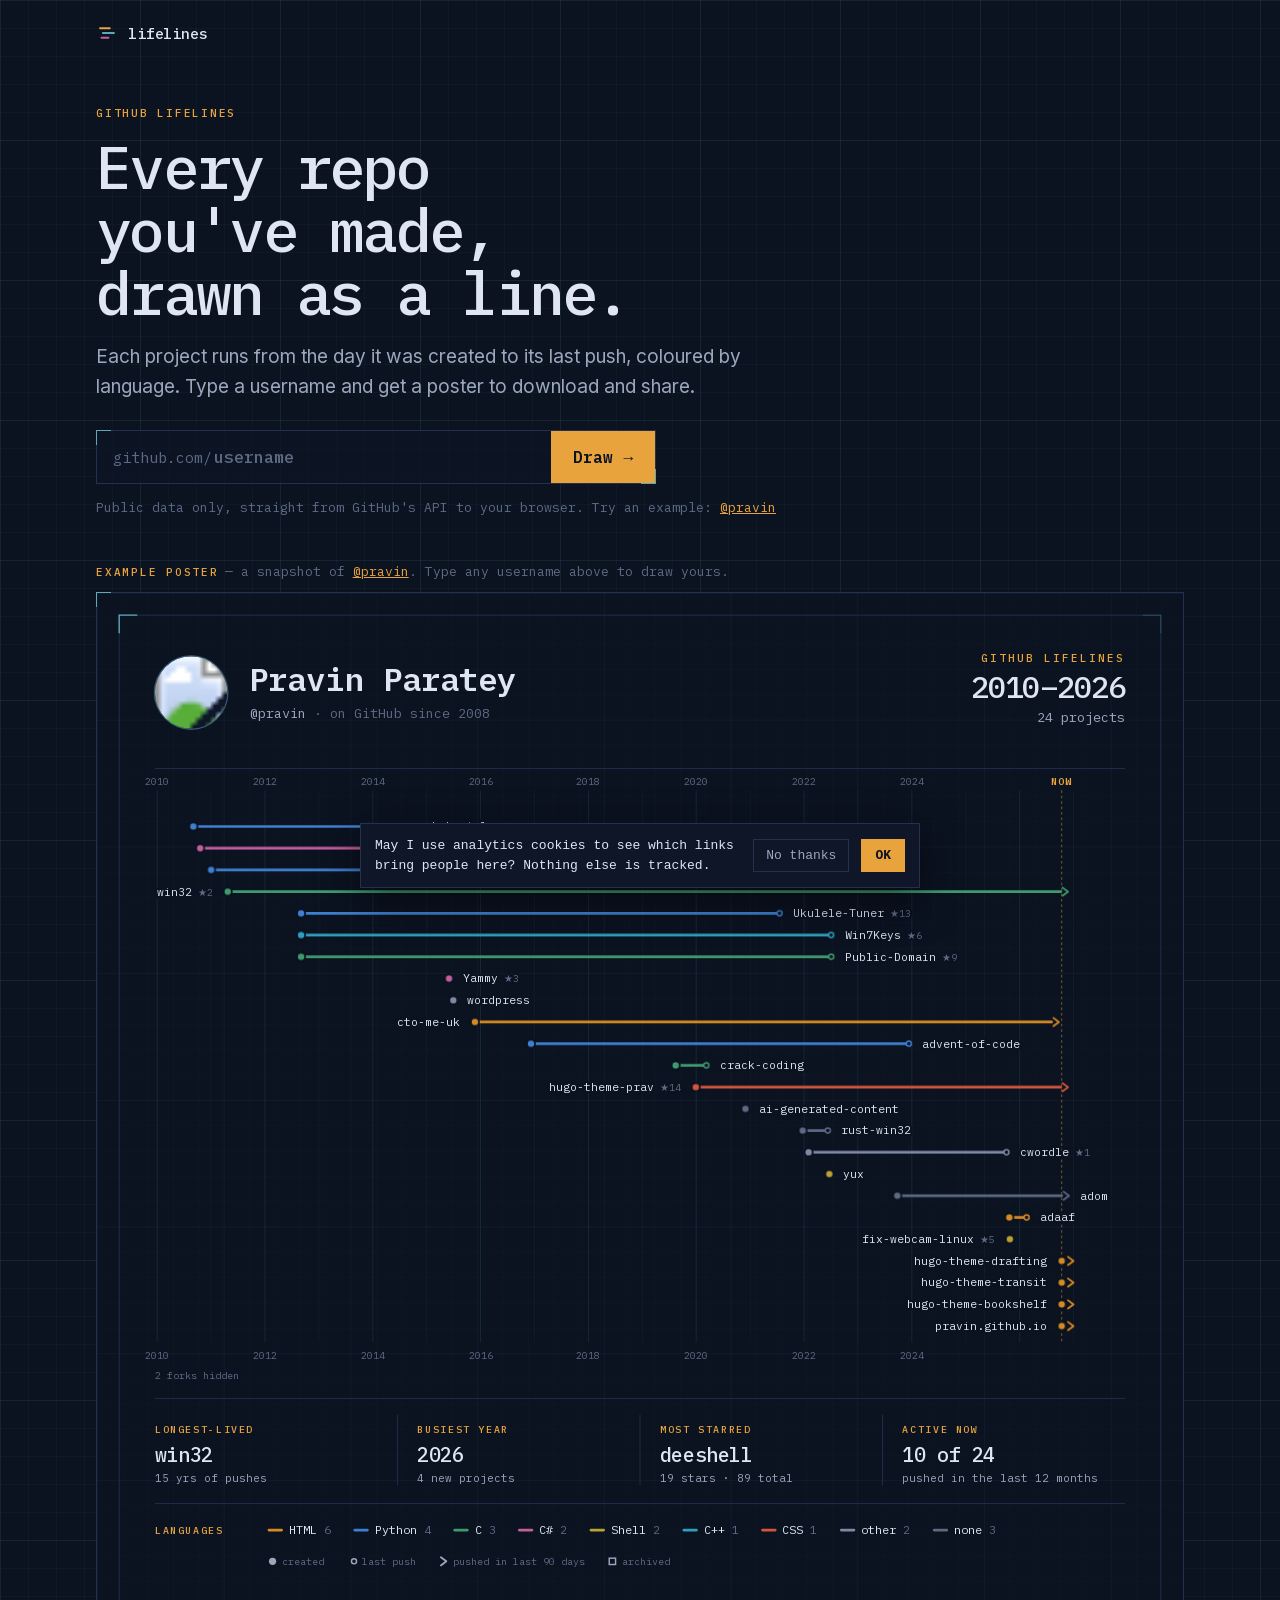
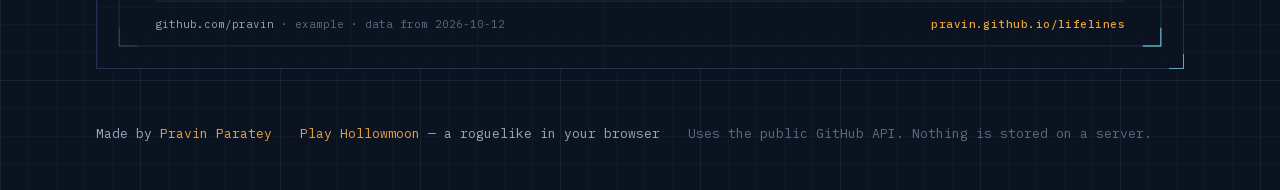
<file: index.html>
<!doctype html>
<html lang="en">
<head>
<meta charset="utf-8">
<!-- Google Analytics (GA4) with Consent Mode v2: no analytics cookies until the visitor accepts.
     The choice is stored per origin, so it is shared by every site on pravin.github.io. -->
<script>
  window.dataLayer = window.dataLayer || [];
  function gtag() { dataLayer.push(arguments); }
  (function () {
    var c = null; try { c = localStorage.getItem("ga-consent"); } catch (e) {}
    gtag("consent", "default", { ad_storage: "denied", ad_user_data: "denied", ad_personalization: "denied",
      analytics_storage: c === "granted" ? "granted" : "denied" });
  })();
  gtag("js", new Date());
  gtag("config", "G-QVSKNV76Z7");
</script>
<script async src="https://www.googletagmanager.com/gtag/js?id=G-QVSKNV76Z7"></script>
<meta name="viewport" content="width=device-width, initial-scale=1">
<title>GitHub Lifelines — every repo, drawn as a line</title>
<meta name="description" content="Type a GitHub username and get a shareable poster of their public projects, each one a line from its first day to its last push.">
<link rel="canonical" href="https://pravin.github.io/lifelines/">
<meta property="og:type" content="website">
<meta property="og:site_name" content="GitHub Lifelines">
<meta property="og:title" content="GitHub Lifelines — every repo, drawn as a line">
<meta property="og:description" content="Type a GitHub username, get a poster of every public project from its first day to its last push. Download it, share it.">
<meta property="og:url" content="https://pravin.github.io/lifelines/">
<meta property="og:image" content="https://pravin.github.io/lifelines/og.png">
<meta property="og:image:width" content="1200">
<meta property="og:image:height" content="630">
<meta property="og:image:alt" content="A dark poster of GitHub projects drawn as coloured horizontal lines across the years.">
<meta name="twitter:card" content="summary_large_image">
<meta name="twitter:title" content="GitHub Lifelines — every repo, drawn as a line">
<meta name="twitter:description" content="Type a GitHub username, get a poster of every public project from its first day to its last push.">
<meta name="twitter:image" content="https://pravin.github.io/lifelines/og.png">
<meta name="theme-color" content="#0b1220">
<link rel="icon" href="data:image/svg+xml,<svg xmlns='http://www.w3.org/2000/svg' viewBox='0 0 32 32'><rect width='32' height='32' rx='4' fill='%230b1220'/><g stroke-width='3' stroke-linecap='round'><path d='M6 9h14' stroke='%23e8a33d'/><path d='M10 16h16' stroke='%235fa8bc'/><path d='M8 23h10' stroke='%23c25f9c'/></g></svg>">
<link rel="preload" href="fonts/plex-mono-500.woff2" as="font" type="font/woff2" crossorigin>
<link rel="stylesheet" href="style.css">
</head>
<body>
<header class="wrap top">
  <a class="mark" href="./" aria-label="GitHub Lifelines home">
    <svg viewBox="0 0 32 32" width="22" height="22" aria-hidden="true"><g stroke-width="3" stroke-linecap="round"><path d="M6 9h14" stroke="#e8a33d"/><path d="M10 16h16" stroke="#5fa8bc"/><path d="M8 23h10" stroke="#c25f9c"/></g></svg>
    <span>lifelines</span>
  </a>
</header>

<main>
  <section class="wrap hero">
    <p class="label">GitHub Lifelines</p>
    <h1>Every repo you've made, drawn as a line.</h1>
    <p class="pitch">Each project runs from the day it was created to its last push, coloured by language. Type a username and get a poster to download and share.</p>
    <form id="form" class="search frame" autocomplete="off" role="search">
      <label for="u" class="prefix">github.com/</label>
      <input id="u" name="u" type="text" inputmode="text" autocapitalize="off" spellcheck="false" placeholder="username" maxlength="39" required aria-describedby="hint">
      <button type="submit" class="btn">Draw <span aria-hidden="true">→</span></button>
    </form>
    <p id="hint" class="hint">Public data only, straight from GitHub's API to your browser. Try an example: <a href="?u=pravin" id="example">@pravin</a></p>
  </section>

  <section class="wrap result" aria-live="polite">
    <div id="status" class="status" hidden></div>

    <div id="toolbar" class="toolbar" hidden>
      <div class="tb-left">
        <label class="toggle"><input type="checkbox" id="forks"> <span>Include forks</span></label>
        <button type="button" class="link-btn" id="listToggle" aria-expanded="false" aria-controls="list">View as list</button>
      </div>
      <div class="tb-right">
        <button type="button" class="btn small" id="download">Download PNG</button>
        <button type="button" class="ghost" id="share" hidden>Share…</button>
        <a class="ghost" id="shareX" target="_blank" rel="noopener">Post on X</a>
        <a class="ghost" id="shareLi" target="_blank" rel="noopener">LinkedIn</a>
        <button type="button" class="ghost" id="copy">Copy link</button>
      </div>
    </div>

    <div id="sampleTag" class="sample-tag" hidden><span class="label">Example poster</span> <span>— a snapshot of <a href="?u=pravin">@pravin</a>. Type any username above to draw yours.</span></div>

    <figure class="poster-frame frame" id="frame">
      <div class="poster-scroll" id="scroll" tabindex="-1">
        <div id="poster" class="poster"></div>
      </div>
      <div id="tip" class="tip" role="tooltip" hidden></div>
    </figure>
    <p class="scroll-hint">Scroll sideways to see the whole poster, or use <b>View as list</b>.</p>

    <div id="list" class="list frame" hidden></div>
  </section>
</main>

<footer class="wrap foot">
  <span>Made by <a href="https://pravin.github.io">Pravin Paratey</a></span>
  <span><a href="https://pravin.github.io/hollowmoon/">Play Hollowmoon</a> — a roguelike in your browser</span>
  <span class="dim">Uses the public GitHub API. Nothing is stored on a server.</span>
</footer>

<script src="js/lifelines.js"></script>
<script src="js/app.js"></script>
<!-- Analytics consent banner: shown once per browser for all of pravin.github.io. -->
<script>
(function () {
  var c = null; try { c = localStorage.getItem("ga-consent"); } catch (e) {}
  if (c) return;
  var b = document.createElement("div");
  b.setAttribute("role", "region"); b.setAttribute("aria-label", "Analytics consent");
  b.style.cssText = "position:fixed;left:12px;right:12px;bottom:12px;z-index:2147483647;max-width:560px;margin:0 auto;" +
    "background:#0e1628;color:#dfe6f2;border:1px solid #22314e;box-shadow:0 12px 40px rgba(0,0,0,.5);" +
    "padding:12px 14px;display:flex;gap:12px;align-items:center;flex-wrap:wrap;font:13px/1.5 ui-monospace,Menlo,monospace";
  b.innerHTML = '<span style="flex:1 1 240px">May I use analytics cookies to see which links bring people here? Nothing else is tracked.</span>' +
    '<button data-c="denied" style="background:none;color:#9aa7bd;border:1px solid #22314e;padding:6px 12px;font:inherit;cursor:pointer">No thanks</button>' +
    '<button data-c="granted" style="background:#e8a33d;color:#0b1220;border:0;padding:7px 14px;font:inherit;font-weight:600;cursor:pointer">OK</button>';
  b.addEventListener("click", function (e) {
    var v = e.target.getAttribute && e.target.getAttribute("data-c"); if (!v) return;
    try { localStorage.setItem("ga-consent", v); } catch (err) {}
    if (window.gtag) gtag("consent", "update", { analytics_storage: v });
    b.remove();
  });
  // Keep game key presses from reaching the page while the banner has focus.
  b.addEventListener("keydown", function (e) { e.stopPropagation(); });
  (document.body ? Promise.resolve() : new Promise(function (r) { addEventListener("DOMContentLoaded", r); }))
    .then(function () { document.body.appendChild(b); });
})();
</script>
</body>
</html>
</file>
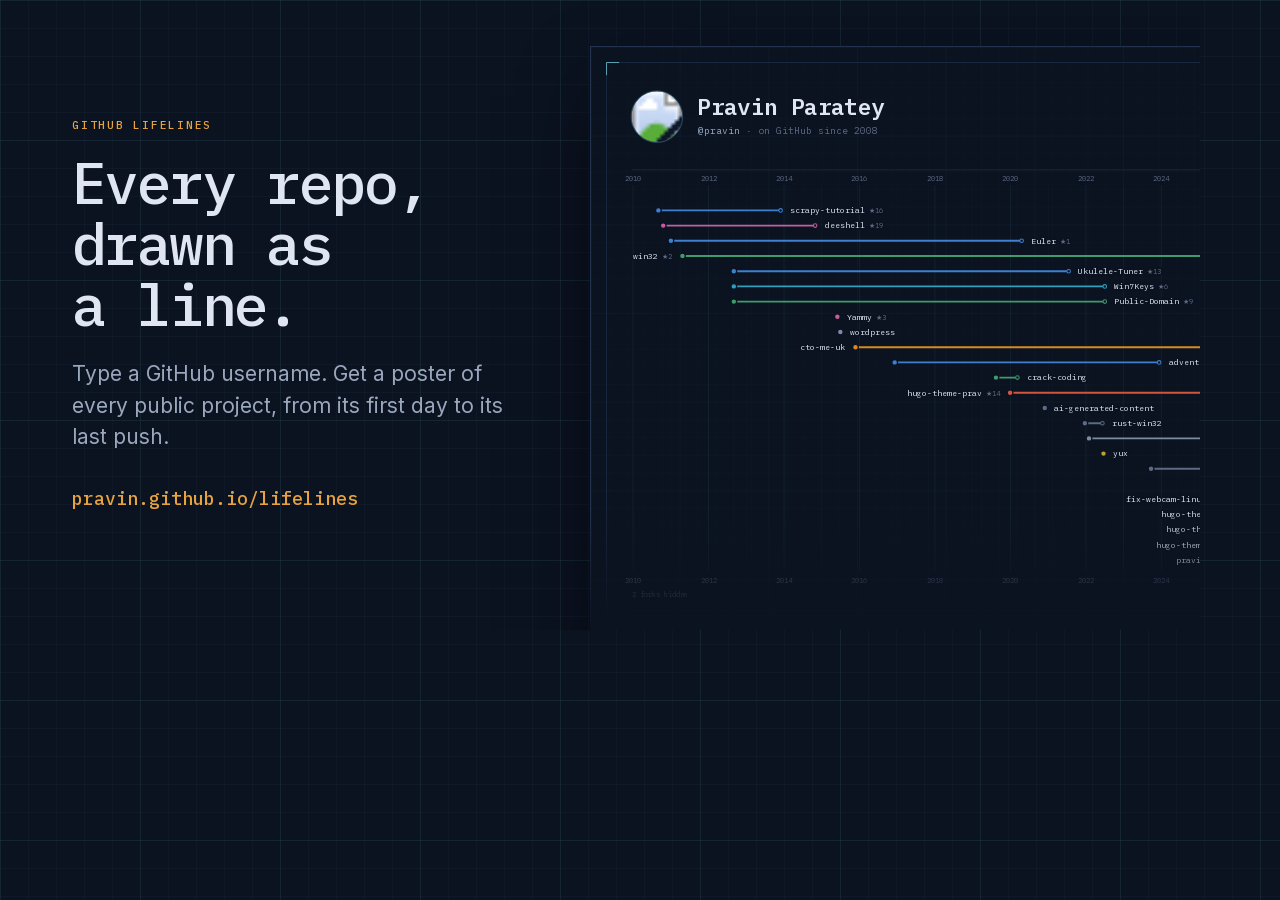
<file: tools/og.html>
<!doctype html>
<html lang="en">
<head>
<meta charset="utf-8">
<title>og image</title>
<!-- Renders og.png (1200x630). From the project root, with a local server running on PORT:
     node tools/shot.mjs http://localhost:PORT/tools/og.html og.png --width 1200 --height 630 --wait-for "window.ogReady" --settle 300 -->
<link rel="stylesheet" href="../style.css">
<style>
  html, body { width: 1200px; height: 630px; overflow: hidden; }
  body { position: relative; }
  .copy { position: absolute; left: 72px; top: 0; bottom: 0; width: 470px; display: flex; flex-direction: column; justify-content: center; }
  .copy h1 { font-size: 58px; margin: 22px 0 22px; max-width: none; }
  .copy p:not(.label) { font: 21px/1.5 var(--sans); color: var(--ink2); margin: 0 0 34px; }
  .copy .url { font: 500 18px var(--mono); color: var(--amber); }
  .art { position: absolute; left: 590px; top: 46px; width: 760px; height: 760px; overflow: hidden; border: 1px solid var(--line); box-shadow: 0 30px 80px -20px rgba(0,0,0,.8); }
  .art svg { display: block; width: 760px; height: auto; }
  .fade { position: absolute; left: 590px; right: 0; bottom: 0; height: 120px; background: linear-gradient(transparent, var(--ground)); }
</style>
</head>
<body>
  <div class="copy">
    <p class="label">GitHub Lifelines</p>
    <h1>Every repo, drawn as a line.</h1>
    <p>Type a GitHub username. Get a poster of every public project, from its first day to its last push.</p>
    <span class="url">pravin.github.io/lifelines</span>
  </div>
  <div class="art frame" id="art"></div>
  <div class="fade"></div>
<script src="../js/lifelines.js"></script>
<script>
  Promise.all([fetch("../sample.json").then(r => r.json()), document.fonts.load("500 13px 'IBM Plex Mono'")]).then(([d]) => {
    const m = Lifelines.build(d, { now: Date.parse(d.fetchedAt), sample: true });
    document.getElementById("art").innerHTML = Lifelines.render(m, { id: "og" }).svg;
    requestAnimationFrame(() => { window.ogReady = true; });
  });
</script>
</body>
</html>
</file>
<file: style.css>
@font-face { font-family: "IBM Plex Mono"; font-weight: 400; font-display: swap; src: url(fonts/plex-mono-400.woff2) format("woff2"); }
@font-face { font-family: "IBM Plex Mono"; font-weight: 500; font-display: swap; src: url(fonts/plex-mono-500.woff2) format("woff2"); }
@font-face { font-family: "IBM Plex Mono"; font-weight: 600; font-display: swap; src: url(fonts/plex-mono-600.woff2) format("woff2"); }
@font-face { font-family: "Inter"; font-weight: 100 900; font-display: swap; src: url(fonts/inter-var.woff2) format("woff2"); }

:root {
  --ground: #0b1220; --panel: rgba(13,21,38,.78); --panel-solid: #101a30;
  --ink: #dfe6f2; --ink2: #9aa7bd; --ink3: #5c6a83; --line: #22314e;
  --amber: #e8a33d; --cyan: #5fa8bc; --bad: #e0705a;
  --mono: "IBM Plex Mono", ui-monospace, Menlo, Consolas, monospace;
  --sans: "Inter", system-ui, -apple-system, "Segoe UI", sans-serif;
  color-scheme: dark;
}
* { box-sizing: border-box; }
[hidden] { display: none !important; }
html, body { margin: 0; }
body {
  background-color: var(--ground); color: var(--ink); font: 16px/1.6 var(--sans); -webkit-font-smoothing: antialiased;
  background-image:
    linear-gradient(rgba(95,168,188,.045) 1px, transparent 1px), linear-gradient(90deg, rgba(95,168,188,.045) 1px, transparent 1px),
    linear-gradient(rgba(95,168,188,.08) 1px, transparent 1px), linear-gradient(90deg, rgba(95,168,188,.08) 1px, transparent 1px);
  background-size: 28px 28px, 28px 28px, 140px 140px, 140px 140px;
  overflow-x: hidden;
}
::selection { background: var(--amber); color: var(--ground); }
a { color: var(--amber); }
.wrap { max-width: 1120px; margin: 0 auto; padding: 0 16px; }
.label { font: 500 11px/1 var(--mono); letter-spacing: .16em; text-transform: uppercase; color: var(--amber); margin: 0; }

.frame { position: relative; border: 1px solid var(--line); background: var(--panel); }
.frame::before, .frame::after { content: ""; position: absolute; width: 14px; height: 14px; border: 0 solid var(--cyan); pointer-events: none; z-index: 2; }
.frame::before { top: -1px; left: -1px; border-top-width: 1px; border-left-width: 1px; }
.frame::after { bottom: -1px; right: -1px; border-bottom-width: 1px; border-right-width: 1px; }

.top { padding-top: 22px; }
.mark { display: inline-flex; align-items: center; gap: 10px; color: var(--ink); text-decoration: none; font: 500 15px var(--mono); letter-spacing: -.01em; }

.hero { padding-top: 56px; }
h1 { font: 500 clamp(32px, 6.4vw, 60px)/1.05 var(--mono); letter-spacing: -.045em; margin: 16px 0 18px; max-width: 18ch; text-wrap: balance; }
.pitch { font-size: clamp(16px, 2vw, 19px); color: var(--ink2); max-width: 54ch; margin: 0 0 28px; }

.search { display: flex; align-items: stretch; max-width: 560px; }
.search .prefix { display: flex; align-items: center; padding: 0 0 0 16px; font: 15px var(--mono); color: var(--ink3); white-space: nowrap; }
.search input {
  flex: 1; min-width: 0; background: transparent; border: 0; color: var(--ink); font: 500 17px var(--mono); padding: 15px 10px 15px 2px; outline: none;
}
.search:focus-within { border-color: #35507a; }
.search input::placeholder { color: var(--ink3); }
.btn {
  display: inline-flex; align-items: center; gap: 10px; background: var(--amber); color: var(--ground); text-decoration: none; border: 0; cursor: pointer;
  font: 600 16px var(--mono); padding: 0 22px; transition: transform .15s, box-shadow .15s;
}
.btn:hover { box-shadow: 0 8px 28px -8px rgba(232,163,61,.6); }
.btn.small { font-size: 13px; padding: 9px 14px; }
.btn:disabled { opacity: .6; cursor: progress; }
.hint { font: 13px/1.6 var(--mono); color: var(--ink3); margin: 14px 0 0; }
.hint a { color: var(--amber); }

.result { margin-top: 44px; }
.status { font: 14px/1.6 var(--mono); color: var(--ink2); border-left: 2px solid var(--amber); padding: 10px 16px; margin-bottom: 18px; background: var(--panel); }
.status.error { border-left-color: var(--bad); color: var(--ink); }
.status .dim { color: var(--ink3); }

.toolbar { display: flex; flex-wrap: wrap; justify-content: space-between; align-items: center; gap: 12px 20px; margin-bottom: 14px; font: 13px var(--mono); }
.tb-left, .tb-right { display: flex; flex-wrap: wrap; align-items: center; gap: 10px 16px; }
.toggle { display: inline-flex; align-items: center; gap: 8px; color: var(--ink2); cursor: pointer; }
.toggle input { accent-color: var(--amber); width: 16px; height: 16px; margin: 0; }
.link-btn { background: none; border: 0; padding: 0; color: var(--ink2); font: inherit; text-decoration: underline; text-decoration-color: var(--line); text-underline-offset: 4px; cursor: pointer; }
.link-btn:hover { color: var(--ink); }
.ghost {
  display: inline-flex; align-items: center; background: transparent; border: 1px solid var(--line); color: var(--ink); padding: 8px 12px;
  font: 13px var(--mono); text-decoration: none; cursor: pointer;
}
.ghost:hover { border-color: var(--cyan); }
:focus-visible { outline: 2px solid var(--amber); outline-offset: 2px; }

.sample-tag { font: 13px var(--mono); color: var(--ink3); margin: 0 0 12px; display: flex; flex-wrap: wrap; gap: 6px; align-items: baseline; }

.poster-frame { margin: 0; padding: 0; }
.poster-scroll { overflow-x: auto; overflow-y: hidden; -webkit-overflow-scrolling: touch; }
.poster { min-width: 760px; line-height: 0; }
.poster svg { display: block; width: 100%; height: auto; }
.scroll-hint { display: none; font: 12px var(--mono); color: var(--ink3); margin: 8px 0 0; }
@media (max-width: 790px) { .scroll-hint { display: block; } }
.poster.loading { opacity: .35; transition: opacity .2s; }

/* interactive rows */
.ll-row { cursor: pointer; outline: none; }
.ll-row .ll-hit { transition: fill-opacity .12s; }
.ll-row:hover .ll-hit, .ll-row:focus-visible .ll-hit, .ll-row.on .ll-hit { fill-opacity: .07; }
.ll-row:focus-visible .ll-hit { stroke: var(--amber); stroke-width: 1.2; }
.ll-svg.dim .ll-row:not(:hover):not(:focus-visible):not(.on) { opacity: .45; }
.ll-svg .ll-row { transition: opacity .15s; }

@media (prefers-reduced-motion: no-preference) {
  .ll-svg.animate .ll-line { stroke-dasharray: 1 1; stroke-dashoffset: 1; animation: ll-draw 1.1s cubic-bezier(.3,.6,.2,1) forwards; animation-delay: calc(var(--i) * 28ms + 120ms); }
  .ll-svg.animate .ll-row .ll-dot, .ll-svg.animate .ll-row .ll-label, .ll-svg.animate .ll-row line[stroke-dasharray] { opacity: 0; animation: ll-fade .5s ease-out forwards; animation-delay: calc(var(--i) * 28ms + 120ms); }
  .ll-svg.animate .ll-row .ll-label { animation-delay: calc(var(--i) * 28ms + 700ms); }
}
@keyframes ll-draw { to { stroke-dashoffset: 0; } }
@keyframes ll-fade { to { opacity: 1; } }

.tip {
  position: absolute; z-index: 5; max-width: min(340px, calc(100% - 16px)); pointer-events: none;
  background: #0d1628; border: 1px solid #2c4166; box-shadow: 0 12px 36px -8px rgba(0,0,0,.7);
  padding: 12px 14px; font: 12.5px/1.5 var(--mono); color: var(--ink2);
}
.tip.pinned { pointer-events: auto; }
.tip b { display: block; color: var(--ink); font-size: 14px; font-weight: 600; margin-bottom: 2px; word-break: break-word; }
.tip .desc { color: var(--ink2); font-family: var(--sans); font-size: 13px; margin: 4px 0 8px; }
.tip .row { display: flex; gap: 8px; align-items: center; }
.tip .sw { width: 14px; height: 3px; border-radius: 2px; display: inline-block; }
.tip .open { display: inline-block; margin-top: 8px; color: var(--amber); }
.tip .k { color: var(--ink3); }

.list { margin-top: 16px; padding: 8px 0; overflow-x: auto; }
.list table { width: 100%; border-collapse: collapse; font: 13px/1.5 var(--mono); }
.list caption { text-align: left; padding: 10px 16px; color: var(--ink2); }
.list th { text-align: left; font-weight: 500; color: var(--ink3); padding: 8px 16px; border-bottom: 1px solid var(--line); white-space: nowrap; font-size: 11px; letter-spacing: .1em; text-transform: uppercase; }
.list td { padding: 7px 16px; border-bottom: 1px solid rgba(34,49,78,.5); color: var(--ink2); vertical-align: top; }
.list td:first-child a { color: var(--ink); }
.list .sw { display: inline-block; width: 12px; height: 3px; border-radius: 2px; vertical-align: middle; margin-right: 8px; }
.list .num { text-align: right; white-space: nowrap; }
@media (max-width: 640px) { .list .hide-sm { display: none; } }

.foot { display: flex; flex-wrap: wrap; gap: 8px 28px; padding-top: 56px; padding-bottom: 48px; font: 13px var(--mono); color: var(--ink2); }
.foot a { color: var(--amber); text-decoration: none; border-bottom: 1px solid transparent; }
.foot a:hover { border-bottom-color: var(--amber); }
.foot .dim { color: var(--ink3); }

.sr-only { position: absolute; width: 1px; height: 1px; overflow: hidden; clip: rect(0 0 0 0); white-space: nowrap; }
.toast { position: fixed; left: 50%; bottom: 24px; transform: translateX(-50%); background: var(--amber); color: var(--ground); font: 600 13px var(--mono); padding: 10px 16px; z-index: 50; }

@media (max-width: 520px) {
  .hero { padding-top: 36px; }
  .search .prefix { padding-left: 12px; font-size: 13px; }
  .search input { font-size: 16px; }
  .btn { padding: 0 16px; }
  .tb-right { width: 100%; }
}
</file>
